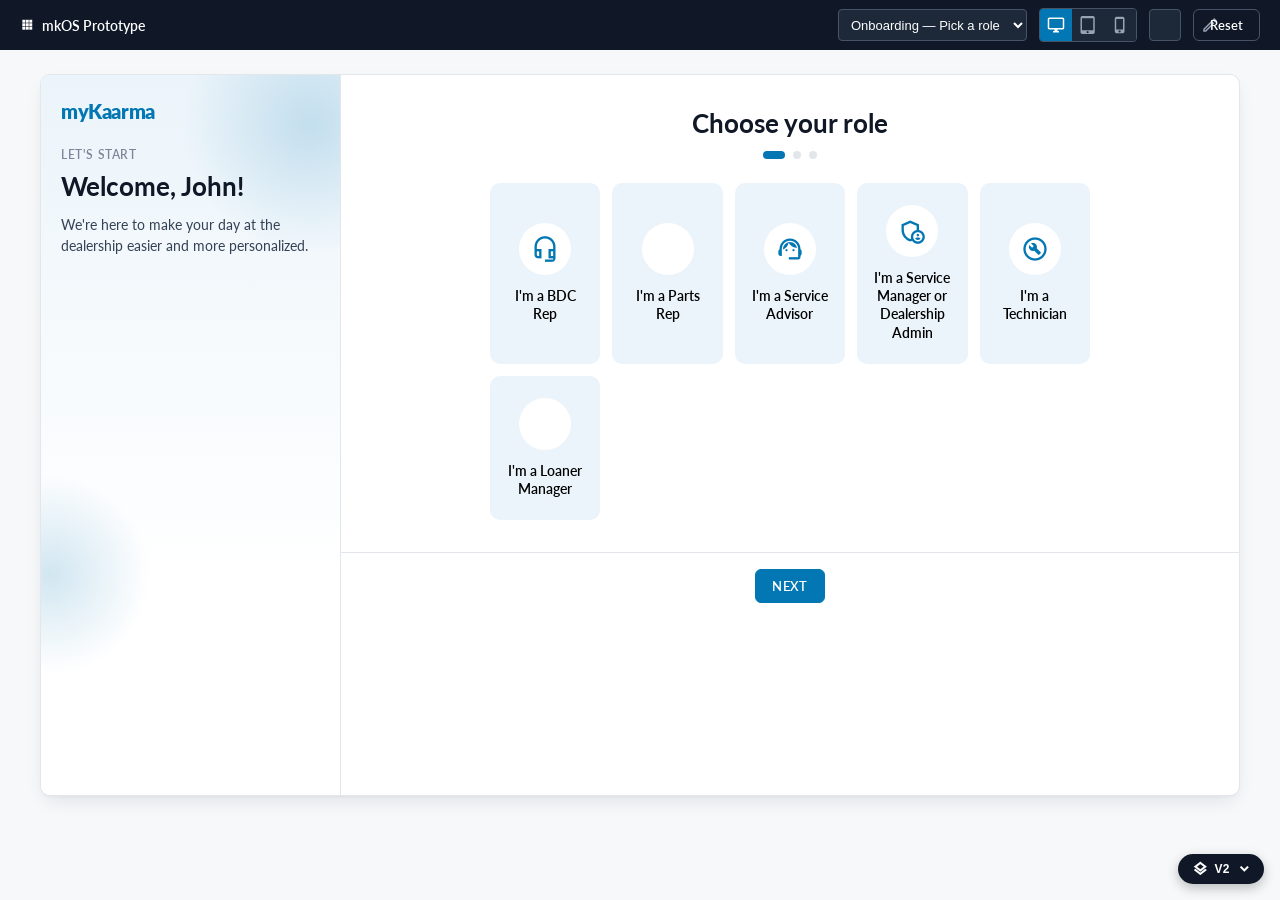
<file: index.html>
<!DOCTYPE html>
<html lang="en">
<head>
  <meta charset="UTF-8" />
  <meta name="viewport" content="width=device-width, initial-scale=1.0" />
  <title>mkOS — myKaarma</title>
  <link rel="stylesheet" href="https://fonts.googleapis.com/icon?family=Material+Icons+Outlined" />
  <link rel="stylesheet" href="https://fonts.googleapis.com/css2?family=Lato:wght@300;400;700;900&display=swap" />
  <link rel="stylesheet" href="styles.css" />
</head>
<body>
  <div id="shell" class="light">

    <!-- Prototype-only toolbar — quick navigation for reviewing the flow, not part of the product -->
    <div class="proto-toolbar">
      <div class="proto-toolbar-brand">
        <span class="material-icons">apps</span>
        mkOS Prototype
      </div>
      <div class="proto-toolbar-controls">
        <div class="proto-jump">
          <label for="proto-jump-select" class="sr-only">Jump to screen</label>
          <select id="proto-jump-select">
            <option value="onboarding-role">Onboarding — Pick a role</option>
            <option value="dashboard">Dashboard</option>
            <option value="home">Edit Home Screen</option>
            <option value="manager">Manager / IT View</option>
            <option value="settings">Settings</option>
            <option value="insights">Insights / My Performance</option>
          </select>
        </div>
        <div class="proto-device-toggle" role="group" aria-label="Preview device size">
          <button class="proto-device-btn active" data-device="desktop" title="Desktop"><span class="material-icons">desktop_windows</span></button>
          <button class="proto-device-btn" data-device="tablet" title="Tablet"><span class="material-icons">tablet_mac</span></button>
          <button class="proto-device-btn" data-device="mobile" title="Mobile"><span class="material-icons">phone_iphone</span></button>
        </div>
        <button class="proto-theme-btn" id="proto-theme-btn" title="Toggle dark mode">
          <span class="material-icons" id="proto-theme-icon">dark_mode</span>
        </button>
        <button class="mk-button tertiary-mk-button" id="proto-reset-btn">Reset</button>
      </div>
    </div>

    <div class="app-frame-wrap">
      <div class="app-frame" id="app-frame" data-device="desktop">
       <!-- Global header, shown on every post-onboarding screen. Several element ids below
            (dashboard-search-input, dashboard-tab-strip, dashboard-bell-*, dashboard-notif-*)
            intentionally keep their "dashboard-" prefix from the old per-screen topbar this
            replaces — reused as-is so app.js's existing render functions need no id changes.
            They are NOT scoped to the Dashboard screen; they're global. See
            docs/plans/2026-08-21-global-header-implementation.md, Task 1. -->
       <header class="app-header" id="app-header" hidden>
         <div class="app-header-logo">
           <span class="material-icons">apps</span>
           <span class="app-header-logo-text">myKaarma</span>
         </div>

         <div class="app-header-search dash-search">
           <span class="material-icons">search</span>
           <input type="text" id="dashboard-search-input" placeholder="Search customers, ROs, or apps…" autocomplete="off" />
           <div class="dash-search-results" id="dashboard-search-results" hidden></div>
         </div>

         <div class="app-header-tabs dash-tab-strip" id="dashboard-tab-strip"></div>

         <div class="app-header-actions">
           <button class="app-header-help-btn" id="app-header-insights-btn" title="Insights">
             <span class="material-icons">bar_chart</span>
           </button>

           <div class="notif-bell-wrap">
             <button class="notif-bell-btn" id="app-header-updates-btn" title="Updates & System Status">
               <span class="material-icons">campaign</span>
               <span class="notif-badge notif-badge--dot" id="app-header-updates-badge" hidden></span>
             </button>
             <div class="notif-panel updates-panel" id="app-header-updates-panel" hidden>
               <div class="updates-panel-section">
                 <div class="updates-panel-section-label myk-subtitle1">System Status</div>
                 <div id="app-header-system-status"></div>
               </div>
               <div class="updates-panel-section">
                 <div class="updates-panel-section-label myk-subtitle1">What's New</div>
                 <div class="notif-list" id="app-header-changelog-list"></div>
               </div>
             </div>
           </div>

           <button class="app-header-help-btn" id="app-header-help-btn" title="Help">
             <span class="material-icons">help_outline</span>
           </button>

           <button class="app-header-help-btn" id="app-header-settings-btn" title="Settings">
             <span class="material-icons">settings</span>
           </button>

           <div class="notif-bell-wrap">
             <button class="notif-bell-btn" id="dashboard-bell-btn" title="Notifications">
               <span class="material-icons">notifications</span>
               <span class="notif-badge" id="dashboard-bell-badge" hidden>0</span>
             </button>
             <div class="notif-panel" id="dashboard-notif-panel" hidden>
               <div class="notif-panel-header"><div class="myk-subtitle1">Notifications</div></div>
               <div class="notif-filter-row" id="dashboard-notif-filter"></div>
               <div class="notif-list" id="dashboard-notif-list"></div>
             </div>
           </div>

           <div class="app-header-avatar-wrap">
             <button class="app-header-avatar-btn" id="app-header-avatar-btn" title="Account">
               <span id="app-header-avatar-initials">JD</span>
               <span class="app-header-presence-dot" id="app-header-presence-dot" title="Toggle Available / Out of Office"></span>
             </button>
             <div class="app-header-avatar-menu" id="app-header-avatar-menu" hidden>
               <div class="app-header-avatar-role" id="app-header-avatar-role"></div>

               <button class="app-header-avatar-item" id="app-header-edit-profile-item">
                 <span class="material-icons">person</span> Edit profile
               </button>
               <button class="app-header-avatar-item" id="app-header-reset-password-item">
                 <span class="material-icons">lock_reset</span> Reset password
               </button>

               <div class="avatar-menu-availability">
                 <div class="avatar-menu-availability-label myk-body2">Appearance</div>
                 <div class="settings-presence-toggle" id="avatar-theme-toggle" role="group" aria-label="Appearance">
                   <button class="settings-presence-btn avatar-theme-btn" data-theme="light">
                     <span class="material-icons">light_mode</span> Light
                   </button>
                   <button class="settings-presence-btn avatar-theme-btn" data-theme="dark">
                     <span class="material-icons">dark_mode</span> Dark
                   </button>
                 </div>
               </div>

               <div class="avatar-menu-availability">
                 <div class="avatar-menu-availability-label myk-body2">Availability</div>
                 <div class="settings-presence-toggle" id="avatar-presence-toggle" role="group" aria-label="Availability status">
                   <button class="settings-presence-btn" data-presence="available">Available</button>
                   <button class="settings-presence-btn" data-presence="ooo">Out of Office</button>
                 </div>
                 <div class="avatar-ooo-schedule">
                   <input type="date" id="avatar-ooo-date" />
                   <button class="mk-button tertiary-mk-button" id="avatar-ooo-set-btn">Set</button>
                 </div>
                 <p class="myk-body2 settings-ooo-current" id="avatar-ooo-current" hidden></p>
               </div>

               <button class="app-header-avatar-item" id="app-header-signout-item">
                 <span class="material-icons">logout</span> Sign out
               </button>
             </div>
           </div>
         </div>
       </header>
       <div class="onboarding-layout">

        <!-- Persistent branded sidebar — shown only while an onboarding screen is active -->
        <aside class="onboarding-sidebar" id="onboarding-sidebar">
          <div class="sidebar-blob sidebar-blob-1"></div>
          <div class="sidebar-blob sidebar-blob-2"></div>
          <div class="sidebar-content">
            <div class="mk-logo">myKaarma</div>
            <div class="sidebar-eyebrow">Let's Start</div>
            <h2 class="sidebar-welcome">Welcome, John!</h2>
            <p class="sidebar-sub myk-body2">We're here to make your day at the dealership easier and more personalized.</p>
          </div>
        </aside>

        <div class="onboarding-stage" id="onboarding-stage">

        <!-- ===================== ONBOARDING — ROLE SELECT ===================== -->
        <section class="screen" id="screen-onboarding-role" data-screen>
          <div class="onboarding-center">
            <h1 class="onboarding-h1">Choose your role</h1>
            <div class="progress-dots" data-progress-dots>
              <span class="dot" data-step="0"></span>
              <span class="dot" data-step="1"></span>
              <span class="dot" data-step="2"></span>
            </div>

            <div class="role-grid" id="role-grid"></div>
          </div>
          <div class="onboarding-actions onboarding-actions--center">
            <button class="mk-button primary-mk-button" id="role-next-btn" disabled>Next</button>
          </div>
        </section>

        <!-- ===================== ONBOARDING — CHOOSE PATH ===================== -->
        <section class="screen" id="screen-onboarding-path" data-screen hidden>
          <div class="onboarding-center">
            <div class="onboarding-eyebrow myk-subtitle1" id="path-role-label"></div>
            <h1 class="onboarding-h1">How do you want to start?</h1>
            <div class="progress-dots" data-progress-dots>
              <span class="dot" data-step="0"></span>
              <span class="dot" data-step="1"></span>
              <span class="dot" data-step="2"></span>
            </div>
            <p class="onboarding-sub myk-body2">Pick a starting point — you can reorder, resize, and add or remove widgets anytime from your Dashboard.</p>

            <div class="path-choice-grid">
              <button class="path-card" id="path-myk-recommended-card">
                <div class="path-card-thumb" id="path-myk-recommended-thumb"></div>
                <span class="material-icons path-card-icon">auto_awesome</span>
                <div class="path-card-title">myKaarma Recommended</div>
                <div class="path-card-sub myk-body2">Pre-built by myKaarma for this role.</div>
              </button>
              <button class="path-card" id="path-dealer-recommended-card">
                <div class="path-card-thumb" id="path-dealer-recommended-thumb"></div>
                <span class="material-icons path-card-icon">store</span>
                <div class="path-card-title">Dealer Recommended</div>
                <div class="path-card-sub myk-body2">Your dealership's default for this role.</div>
              </button>
            </div>

            <button class="path-scratch-link" id="path-scratch-card">Or start from scratch</button>
          </div>
          <div class="onboarding-actions onboarding-actions--center">
            <button class="mk-button tertiary-mk-button" data-back-to="onboarding-role">‹ Back</button>
          </div>
        </section>

        <!-- ===================== ONBOARDING — SCRATCH BUILDER ===================== -->
        <section class="screen" id="screen-onboarding-scratch" data-screen hidden>
          <div class="scratch-layout">
            <h1 class="onboarding-h1">Build your home screen</h1>
            <div class="progress-dots" data-progress-dots>
              <span class="dot" data-step="0"></span>
              <span class="dot" data-step="1"></span>
              <span class="dot" data-step="2"></span>
            </div>

            <div class="ai-prompt-card">
              <div class="ai-prompt-label">
                <span class="material-icons">auto_awesome</span>
                Tell mkOS what you want to do
              </div>
              <div class="ai-prompt-row">
                <input type="text" id="ai-prompt-input" placeholder="e.g. &quot;I schedule appointments and text customers about their car&quot;" />
                <button class="mk-button primary-mk-button" id="ai-prompt-btn">Suggest apps</button>
              </div>
              <div class="ai-prompt-result" id="ai-prompt-result" hidden></div>
            </div>

            <div class="myk-subtitle1 selected-tiles-heading">Your apps</div>
            <div id="scratch-selected-tiles"></div>

            <div class="myk-subtitle1">Or browse the app marketplace</div>
            <div id="scratch-marketplace"></div>
          </div>
          <div class="onboarding-actions onboarding-actions--center">
            <button class="mk-button tertiary-mk-button" data-back-to="onboarding-path">‹ Back</button>
            <button class="mk-button primary-mk-button" id="scratch-continue-btn">Next ›</button>
          </div>
        </section>

        <!-- ===================== EDIT HOME SCREEN (always editable) ===================== -->
        <section class="screen" id="screen-home" data-screen hidden>
          <div class="home-content-header">
            <div class="home-role-sub myk-body2">Drag to reorder, remove with the ✕, or add more below.</div>
            <button class="mk-button primary-mk-button" id="home-to-dashboard-btn">
              <span class="material-icons">check</span> Done
            </button>
          </div>

          <div class="lock-notice-banner" id="lock-notice-banner" hidden>
            <span class="material-icons">lock</span>
            <span id="lock-notice-text"></span>
            <button class="mk-button tertiary-mk-button" id="lock-notice-dismiss-btn">Got it</button>
          </div>

          <div class="home-grid" id="home-grid"></div>

          <button class="mk-button functional-mk-button" id="home-add-app-toggle-btn">
            <span class="material-icons">add</span> Add App
          </button>

          <div class="home-add-catalog" id="home-add-catalog" hidden>
            <div class="tab-widget-add-header">
              <div class="myk-subtitle1">Add an App</div>
              <button class="mk-button tertiary-mk-button" id="home-add-app-close-btn">
                <span class="material-icons">close</span> Close
              </button>
            </div>
            <div id="home-marketplace"></div>
          </div>
        </section>

        <!-- ===================== DASHBOARD (the real landing screen) ===================== -->
        <section class="screen" id="screen-dashboard" data-screen hidden>
          <div class="dash-shell">
            <nav class="dash-nav-rail" id="dash-nav-rail" data-mode="expanded">
              <div class="dash-nav-rail-list" id="dash-nav-rail-list"></div>
              <div class="dash-nav-rail-footer">
                <button class="dash-nav-rail-edit-btn" id="dash-nav-rail-edit-btn" title="Edit apps">
                  <span class="material-icons">edit</span><span class="dash-nav-rail-label">Edit</span>
                </button>
                <div class="dash-nav-mode-toggle" id="dash-nav-mode-toggle" role="group" aria-label="Nav rail mode">
                  <button class="dash-nav-mode-btn" data-mode="collapsed" title="Keep collapsed"><span class="material-icons">menu_open</span></button>
                  <button class="dash-nav-mode-btn" data-mode="expanded" title="Keep expanded"><span class="material-icons">view_sidebar</span></button>
                  <button class="dash-nav-mode-btn" data-mode="hover" title="Expand on hover"><span class="material-icons">swipe</span></button>
                </div>
              </div>
            </nav>

            <div class="dash-main">
              <div class="dash-tab-content" id="dashboard-tab-content"></div>
            </div>
          </div>
        </section>

        <!-- ===================== MANAGER / IT VIEW ===================== -->
        <section class="screen" id="screen-manager" data-screen hidden>
          <div class="manager-header">
            <button class="back-link" data-back-to="settings"><span class="material-icons">arrow_back</span> Back to Settings</button>
            <div>
              <h1 class="onboarding-h1" style="text-align:left">Manage dealership views</h1>
              <p class="onboarding-sub myk-body2" style="text-align:left;margin:0">
                Set a default view per role, and decide whether users can customize it themselves.
              </p>
            </div>
          </div>

          <div class="manager-role-list" id="manager-role-list"></div>
        </section>

        <!-- ===================== MANAGER — EDIT ROLE VIEW ===================== -->
        <section class="screen" id="screen-manager-edit" data-screen hidden>
          <div class="scratch-layout">
            <button class="back-link" data-back-to="manager"><span class="material-icons">arrow_back</span> Back to Manage dealership views</button>
            <h1 class="onboarding-h1" id="manager-edit-heading">Edit view</h1>

            <div class="myk-subtitle1 selected-tiles-heading">Apps in this view</div>
            <div id="manager-edit-selected-tiles"></div>

            <div class="myk-subtitle1">Or browse the app marketplace</div>
            <div id="manager-edit-marketplace"></div>

            <div class="scratch-footer">
              <button class="mk-button primary-mk-button" id="manager-edit-save-btn">Save view</button>
            </div>
          </div>
        </section>

        <!-- ===================== SETTINGS (manager-admin only) ===================== -->
        <section class="screen" id="screen-settings" data-screen hidden>
          <div class="scratch-layout">
            <button class="back-link" data-back-to="dashboard"><span class="material-icons">arrow_back</span> Back to Dashboard</button>
            <h1 class="onboarding-h1">Settings</h1>
            <p class="onboarding-sub myk-body2" style="text-align:left;margin:0 0 16px">Product and user configuration for your dealership. Personal account settings (profile, password, availability) are under your avatar.</p>

            <div id="settings-admin-section" hidden>
              <div class="settings-section">
                <div class="myk-subtitle1">Product Configurations</div>
                <div class="settings-row">
                  <div>
                    <div class="settings-row-label">Manage Dealership Views</div>
                    <p class="myk-body2 settings-row-sub">Set default app views and lock/editable status per role.</p>
                  </div>
                  <button class="mk-button tertiary-mk-button" id="settings-manage-views-btn">Open</button>
                </div>
              </div>

              <div class="settings-section">
                <div class="myk-subtitle1">User Management</div>
                <p class="myk-body2 settings-row-sub" style="margin-bottom: var(--space-3);">Set each user's authority level.</p>
                <div class="settings-user-list" id="settings-user-list"></div>
              </div>
            </div>
          </div>
        </section>

        <!-- ===================== INSIGHTS / MY PERFORMANCE (role-swapped) ===================== -->
        <section class="screen" id="screen-insights" data-screen hidden>
          <div class="scratch-layout">
            <button class="back-link" data-back-to="dashboard"><span class="material-icons">arrow_back</span> Back to Dashboard</button>
            <h1 class="onboarding-h1" id="insights-heading">Insights</h1>
            <p class="onboarding-sub myk-body2" style="text-align:left;margin:0 0 16px" id="insights-sub"></p>
            <div class="insights-tile-grid" id="insights-tile-grid"></div>
          </div>
        </section>

        </div>
       </div>

       <!-- ===================== MORE DETAILS DRAWER ===================== -->
       <div class="details-drawer-overlay" id="details-drawer-overlay" hidden>
         <aside class="details-drawer" id="details-drawer">
           <div class="details-drawer-header">
             <div class="myk-subtitle1" id="details-drawer-title"></div>
             <button class="details-drawer-close-btn" id="details-drawer-close-btn"><span class="material-icons">close</span></button>
           </div>
           <div class="details-drawer-body" id="details-drawer-body"></div>
         </aside>
       </div>

       <!-- ===================== CREATE YOUR OWN APP (modal) ===================== -->
       <div class="create-app-overlay" id="create-app-overlay" hidden aria-modal="true" role="dialog" aria-label="Create Your Own App">
         <div class="create-app-dialog">
           <div class="create-app-header">
             <h2 class="myk-h6">Create Your Own App</h2>
           </div>
           <div class="create-app-body">
             <label class="create-app-field">
               <span class="myk-subtitle1">App name</span>
               <input type="text" id="create-app-name" placeholder="e.g. Loaner Car Tracker" />
             </label>
             <label class="create-app-field">
               <span class="myk-subtitle1">Category</span>
               <select id="create-app-category"></select>
             </label>
             <div class="create-app-field">
               <span class="myk-subtitle1">Connect a data source</span>
               <div class="create-app-endpoints" id="create-app-endpoints"></div>
             </div>
           </div>
           <div class="create-app-footer">
             <button class="mk-button tertiary-mk-button" id="create-app-cancel-btn">Cancel</button>
             <button class="mk-button primary-mk-button" id="create-app-submit-btn">Create App</button>
           </div>
         </div>
       </div>
      </div>
    </div>

  </div>

  <!-- ── version switcher (not part of the real product) ── -->
  <style>
    .vsw { position: fixed; bottom: 16px; right: 16px; z-index: 99999; font-family: 'Lato', sans-serif; }
    .vsw-btn {
      display: flex; align-items: center; gap: 6px;
      background: #101828; color: #fff; border: none; border-radius: 999px;
      padding: 7px 12px 7px 14px; font-size: 12px; font-weight: 700; letter-spacing: .02em;
      cursor: pointer; box-shadow: 0 4px 12px rgba(0,0,0,.25);
    }
    .vsw-btn .material-icons { font-size: 16px; }
    .vsw-menu {
      display: none; position: absolute; bottom: calc(100% + 6px); right: 0; width: 240px;
      background: #fff; border: 1px solid #E4E7EC; border-radius: 10px;
      box-shadow: 0 8px 24px rgba(16,24,40,.16); overflow: hidden;
    }
    .vsw.open .vsw-menu { display: block; }
    .vsw-item { display: block; padding: 10px 14px; text-decoration: none; border-bottom: 1px solid #F2F4F7; }
    .vsw-item:last-child { border-bottom: none; }
    .vsw-item:hover { background: #F7F8F9; }
    .vsw-item .vsw-label { display: block; font-size: 12.5px; font-weight: 800; color: #101828; }
    .vsw-item .vsw-desc { display: block; font-size: 11.5px; color: #667085; margin-top: 2px; }
    .vsw-item.current { background: #EBF4FA; }
    .vsw-item.current .vsw-label { color: #0377B3; }
  </style>
  <div class="vsw" id="vsw">
    <button class="vsw-btn" id="vsw-btn"><span class="material-icons">layers</span>V2 <span class="material-icons">expand_more</span></button>
    <div class="vsw-menu">
      <a class="vsw-item" href="v0/index.html"><span class="vsw-label">V0 — Current Production</span><span class="vsw-desc">Today's live horizontal nav</span></a>
      <a class="vsw-item" href="v1/index.html"><span class="vsw-label">V1 - Vertical Nav — Draft</span><span class="vsw-desc">Nav moved to a vertical rail, same header</span></a>
      <a class="vsw-item current" href="index.html"><span class="vsw-label">V2 — Current Prototype</span><span class="vsw-desc">Full mkOS shell, in active development (this page)</span></a>
    </div>
  </div>
  <script>
    (function () {
      var vsw = document.getElementById('vsw');
      document.getElementById('vsw-btn').addEventListener('click', function (e) {
        e.stopPropagation();
        vsw.classList.toggle('open');
      });
      document.addEventListener('click', function () { vsw.classList.remove('open'); });
    })();
  </script>

  <script src="app.js"></script>
</body>
</html>
</file>
<file: styles.css>
/* ============================================================
   RESET
   ============================================================ */
*,
*::before,
*::after {
  box-sizing: border-box;
  margin: 0;
  padding: 0;
}

/* Components like .mk-button set their own `display` with enough specificity to beat
   the browser's default [hidden] rule — this keeps the hidden attribute authoritative
   everywhere, so role-gated buttons (e.g. Manage Dealership Views) actually hide. */
#shell.light [hidden] { display: none !important; }

/* ============================================================
   DESIGN TOKENS — scoped to #shell.light (carried over from the
   myKaarma order-status prototype for visual consistency)
   ============================================================ */
#shell.light {
  --brand: #0377B3;
  --brand-hover: #045C87;
  --brand-light: #EBF4FA;
  --bg-page: #F7F8FA;
  --bg-surface: #FFFFFF;
  --bg-card: #FFFFFF;
  --border: #E3E6EA;
  --border-strong: #D3D9DF;
  --text-primary: #101828;
  --text-secondary: #344054;
  --text-muted: #7C8698;
  --row-hover: #F0F6FB;
  --chip-active-bg: #D3E4F1;
  --chip-bg: #F2F4F7;
  --rail-active-bg: #EBF4FA;
  --focus-ring: rgba(3, 119, 179, .35);
  /* Restrained, mostly-hairline elevation — borders carry most of the
     separation, shadows only add a soft lift on floating/overlay surfaces. */
  --shadow-sm: 0 1px 2px rgba(16, 24, 40, .04);
  --shadow-md: 0 2px 6px -2px rgba(16, 24, 40, .08), 0 1px 2px rgba(16, 24, 40, .04);
  --shadow-lg: 0 8px 20px -6px rgba(16, 24, 40, .12), 0 2px 4px -2px rgba(16, 24, 40, .05);
  --radius-sm: 4px;
  --radius-md: 6px;
  --radius-lg: 8px;
  --radius-xl: 10px;
  --space-1: 4px;
  --space-2: 8px;
  --space-3: 12px;
  --space-4: 16px;
  --space-5: 20px;
  --space-6: 24px;
  --space-8: 32px;
  font-family: 'Lato', -apple-system, BlinkMacSystemFont, 'Segoe UI', sans-serif;
  color: var(--text-primary);
  background: var(--bg-page);
  min-height: 100vh;
  transition: background-color .15s ease, color .15s ease;
}

/* All 58 icon usages in index.html/app.js keep the .material-icons class —
   this just repoints which font-face that class renders with, so every
   icon in the app becomes outlined without touching any markup. */
/* text-transform: none is required here, not cosmetic — these fonts render
   icons via ligature substitution on the literal lowercase name ("check"),
   and an ancestor's `text-transform: uppercase` (e.g. .mk-button) rewrites
   that text to "CHECK" before the ligature matches, so the browser falls
   back to printing the literal word instead of the glyph. */
.material-icons { font-family: 'Material Icons Outlined'; text-transform: none; }
@media (prefers-reduced-motion: reduce) {
  #shell.light { transition: none; }
}

/* ------------------------------------------------------------
   DARK THEME — same token names, redefined. Every component rule
   below reads colors through these custom properties, so this
   block (plus the handful of hardcoded-color patches marked
   "dark theme patch") is the entire dark-mode implementation.
   Toggled via #shell's data-theme attribute (app.js: setTheme()),
   persisted to localStorage like the nav rail mode.
   ------------------------------------------------------------ */
#shell.light[data-theme="dark"] {
  --brand: #3E9FE0;
  --brand-hover: #5AB0E8;
  --brand-light: #16324A;
  --bg-page: #10161B;
  --bg-surface: #161D23;
  --bg-card: #161D23;
  --border: #262E35;
  --border-strong: #333D45;
  --text-primary: #E7EBEF;
  --text-secondary: #AAB4BD;
  --text-muted: #6E7885;
  --row-hover: #182731;
  --chip-active-bg: #1B3A4E;
  --chip-bg: #1C242B;
  --rail-active-bg: #16324A;
  --focus-ring: rgba(62, 159, 224, .4);
  --shadow-sm: 0 1px 2px rgba(0, 0, 0, .35);
  --shadow-md: 0 4px 10px -4px rgba(0, 0, 0, .5), 0 1px 2px rgba(0, 0, 0, .3);
  --shadow-lg: 0 10px 24px -8px rgba(0, 0, 0, .55), 0 2px 4px -2px rgba(0, 0, 0, .3);
}

/* ============================================================
   TYPOGRAPHY
   ============================================================ */
#shell.light .myk-h6 { font-size: 16px; font-weight: 600; line-height: 1.4; }
#shell.light .myk-subtitle1 { font-size: 14px; font-weight: 600; line-height: 1.4; }
#shell.light .myk-body2 { font-size: 14px; font-weight: 400; line-height: 1.5; color: var(--text-secondary); }

.sr-only {
  position: absolute;
  width: 1px; height: 1px;
  padding: 0; margin: -1px;
  overflow: hidden;
  clip: rect(0, 0, 0, 0);
  white-space: nowrap;
  border: 0;
}

/* ============================================================
   BUTTONS (myKaarma component library — carried over as-is)
   ============================================================ */
#shell.light .mk-button {
  box-sizing: border-box !important;
  font-size: 0.8125rem !important;
  font-weight: 600 !important;
  height: 2.125rem !important;
  padding: 0 var(--space-4) !important;
  cursor: pointer !important;
  border: none !important;
  outline: none !important;
  width: max-content !important;
  border-radius: var(--radius-md) !important;
  letter-spacing: 0.4px;
  display: flex;
  align-items: center;
  gap: var(--space-2);
  text-transform: uppercase;
  font-family: inherit;
  user-select: none;
  white-space: nowrap;
  transition: background-color .15s ease, border-color .15s ease, color .15s ease, box-shadow .15s ease, transform .1s ease;
}
#shell.light .mk-button:active { transform: translateY(1px); }
#shell.light .mk-button:focus-visible { box-shadow: 0 0 0 3px var(--focus-ring); }

/* Consistent keyboard-focus ring across the other clickable card/row
   types that aren't .mk-button — role/path/market cards, nav rail
   items, tabs, and table rows all take real actions on click. */
#shell.light .role-card:focus-visible,
#shell.light .path-card:focus-visible,
#shell.light .market-card--create:focus-visible,
#shell.light .dash-nav-rail-item:focus-visible,
#shell.light .dash-tab:focus-visible,
#shell.light .app-table tr.clickable:focus-visible {
  outline: none;
  box-shadow: 0 0 0 3px var(--focus-ring);
}

#shell.light .mk-button .material-icons {
  font-size: 1.1rem;
  flex-shrink: 0;
}

#shell.light .primary-mk-button {
  background-color: var(--brand) !important;
  border: 1px solid var(--brand) !important;
  color: #fff !important;
}

#shell.light .primary-mk-button:hover {
  background-color: var(--brand-hover) !important;
  border: 1px solid var(--brand-hover) !important;
  color: #fff !important;
  box-shadow: var(--shadow-sm);
}

#shell.light .tertiary-mk-button {
  background-color: var(--bg-card) !important;
  border: 1px solid var(--brand) !important;
  color: var(--text-primary) !important;
}

#shell.light .tertiary-mk-button:hover {
  background-color: var(--row-hover) !important;
}

#shell.light .functional-mk-button {
  background-color: var(--bg-card) !important;
  border: 1px solid var(--border-strong) !important;
  color: var(--text-primary) !important;
}

#shell.light .functional-mk-button:hover {
  background-color: var(--row-hover) !important;
}

/* ============================================================
   PROTOTYPE TOOLBAR — demo-only chrome, not part of the product
   ============================================================ */
#shell.light .proto-toolbar {
  position: sticky;
  top: 0;
  z-index: 50;
  display: flex;
  align-items: center;
  justify-content: space-between;
  padding: var(--space-2) var(--space-5);
  background: #101828;
  color: #fff;
}

#shell.light .proto-toolbar-brand {
  display: flex;
  align-items: center;
  gap: var(--space-2);
  font-weight: 600;
  font-size: 14px;
}

#shell.light .proto-toolbar-controls {
  display: flex;
  align-items: center;
  gap: var(--space-3);
}

#shell.light .proto-jump select {
  height: 32px;
  border-radius: var(--radius-sm);
  border: 1px solid #475467;
  background: #1D2939;
  color: #fff;
  padding: 0 var(--space-2);
  font-size: 13px;
}

#shell.light .proto-device-toggle {
  display: flex;
  border: 1px solid #475467;
  border-radius: var(--radius-sm);
  overflow: hidden;
}

#shell.light .proto-device-btn {
  display: flex;
  align-items: center;
  justify-content: center;
  width: 32px;
  height: 32px;
  border: none;
  background: #1D2939;
  color: #98A2B3;
  cursor: pointer;
}

#shell.light .proto-device-btn:hover { color: #fff; }
#shell.light .proto-device-btn.active { background: var(--brand); color: #fff; }
#shell.light .proto-device-btn .material-icons { font-size: 18px; }

#shell.light .proto-theme-btn {
  display: flex;
  align-items: center;
  justify-content: center;
  width: 32px;
  height: 32px;
  border: 1px solid #475467;
  border-radius: var(--radius-sm);
  background: #1D2939;
  color: #98A2B3;
  cursor: pointer;
}
#shell.light .proto-theme-btn:hover { color: #fff; }
#shell.light .proto-theme-btn .material-icons { font-size: 18px; }

#shell.light .proto-toolbar .tertiary-mk-button {
  background: transparent !important;
  border: 1px solid #475467 !important;
  color: #fff !important;
  height: 32px !important;
  text-transform: none;
  letter-spacing: normal;
}

/* ============================================================
   APP FRAME — the simulated device viewport
   ============================================================ */
#shell.light .app-frame-wrap {
  display: flex;
  justify-content: center;
  padding: var(--space-6) var(--space-4);
}

#shell.light .app-frame {
  position: relative;
  width: 100%;
  max-width: 1200px;
  background: var(--bg-surface);
  border-radius: var(--radius-xl);
  box-shadow: var(--shadow-lg);
  border: 1px solid var(--border);
  min-height: 720px;
  overflow: hidden;
  transition: max-width .2s ease;
  /* Layout-level container query context — lets the sidebar collapse based on
     the simulated device-frame's actual width, not the browser viewport. */
  container-type: inline-size;
  container-name: appframe;
}

#shell.light .app-frame[data-device="tablet"] { max-width: 768px; }
#shell.light .app-frame[data-device="mobile"] { max-width: 390px; }

.screen[hidden] { display: none !important; }

/* ============================================================
   ONBOARDING — SPLIT LAYOUT (branded sidebar + stage)
   ============================================================ */
#shell.light .onboarding-layout {
  display: flex;
  min-height: 720px;
}

#shell.light .onboarding-sidebar {
  position: relative;
  width: 300px;
  flex-shrink: 0;
  display: flex;
  flex-direction: column;
  justify-content: space-between;
  padding: var(--space-6) var(--space-5);
  overflow: hidden;
  background: linear-gradient(180deg, var(--brand-light) 0%, var(--bg-surface) 70%);
  border-right: 1px solid var(--border);
}

#shell.light .onboarding-sidebar[hidden] { display: none; }

#shell.light .sidebar-blob {
  position: absolute;
  border-radius: 50%;
  background: radial-gradient(circle, rgba(3, 119, 179, .18), rgba(3, 119, 179, 0) 70%);
  pointer-events: none;
}

#shell.light .sidebar-blob-1 { width: 260px; height: 260px; top: -80px; right: -100px; }
#shell.light .sidebar-blob-2 { width: 200px; height: 200px; bottom: 120px; left: -90px; }

#shell.light .sidebar-content { position: relative; z-index: 1; }

#shell.light .mk-logo {
  font-size: 20px;
  font-weight: 800;
  letter-spacing: -0.4px;
  color: var(--brand);
  margin-bottom: var(--space-6);
}

#shell.light .sidebar-eyebrow {
  font-size: 12px;
  font-weight: 600;
  text-transform: uppercase;
  letter-spacing: 0.6px;
  color: var(--text-muted);
}

#shell.light .sidebar-welcome {
  font-size: 26px;
  font-weight: 700;
  margin: var(--space-2) 0 var(--space-3);
}

#shell.light .sidebar-sub { margin: 0; }

/* Container query context — role grid responds to this stage's actual
   rendered width (device-frame size), not the browser viewport. */
#shell.light .onboarding-stage {
  flex: 1;
  min-width: 0;
  display: flex;
  flex-direction: column;
  container-type: inline-size;
  container-name: frame;
}

/* Tablet/mobile device-frame widths: the sidebar collapses from a left column
   into a compact top banner so the stage keeps full width to work with. */
@container appframe (max-width: 820px) {
  #shell.light .onboarding-layout { flex-direction: column; min-height: 0; }
  #shell.light .onboarding-sidebar {
    width: 100%;
    flex-direction: row;
    align-items: center;
    justify-content: space-between;
    gap: var(--space-4);
    padding: var(--space-4) var(--space-5);
    border-right: none;
    border-bottom: 1px solid var(--border);
  }
  #shell.light .sidebar-blob { display: none; }
  #shell.light .sidebar-content { display: flex; align-items: center; gap: var(--space-3); }
  #shell.light .mk-logo { margin-bottom: 0; }
  #shell.light .sidebar-eyebrow { display: none; }
  #shell.light .sidebar-welcome { font-size: 16px; margin: 0; }
  #shell.light .sidebar-sub { display: none; }
}

/* ============================================================
   ONBOARDING — SHARED
   ============================================================ */
#shell.light .onboarding-center {
  max-width: 640px;
  margin: 0 auto;
  padding: var(--space-6) var(--space-5);
  text-align: center;
}

#shell.light .onboarding-eyebrow {
  color: var(--brand);
  text-transform: uppercase;
  letter-spacing: 0.6px;
  font-size: 12px;
}

/* Bottom action bar shared by onboarding screens. */
#shell.light .onboarding-actions {
  margin-top: auto;
  display: flex;
  gap: var(--space-3);
  padding: var(--space-4) var(--space-6);
  border-top: 1px solid var(--border);
}

#shell.light .onboarding-actions--center { justify-content: center; }

#shell.light .onboarding-h1 {
  font-size: 26px;
  font-weight: 700;
  margin: var(--space-2) 0 var(--space-3);
  text-align: center;
}

#shell.light .onboarding-sub {
  margin-bottom: var(--space-6);
}

#shell.light .back-link {
  display: inline-flex;
  align-items: center;
  gap: var(--space-1);
  background: none;
  border: none;
  color: var(--text-secondary);
  cursor: pointer;
  font-size: 13px;
  margin-bottom: var(--space-4);
}

#shell.light .back-link:hover { color: var(--brand); }
#shell.light .back-link .material-icons { font-size: 16px; }

/* Step progress indicator */
#shell.light .progress-dots {
  display: flex;
  justify-content: center;
  gap: var(--space-2);
  margin-bottom: var(--space-6);
}

#shell.light .progress-dots .dot {
  width: 8px;
  height: 8px;
  border-radius: 50%;
  background: var(--border);
  transition: background .15s, width .15s;
}

#shell.light .progress-dots .dot.active {
  width: 22px;
  border-radius: 4px;
  background: var(--brand);
}

/* ============================================================
   ONBOARDING — ROLE SELECT
   ============================================================ */
#shell.light .role-grid {
  display: grid;
  grid-template-columns: repeat(5, 1fr);
  gap: var(--space-3);
  margin-bottom: var(--space-2);
}

@container frame (max-width: 820px) {
  #shell.light .role-grid { grid-template-columns: repeat(3, 1fr); }
}

@container frame (max-width: 420px) {
  #shell.light .role-grid { grid-template-columns: repeat(2, 1fr); }
}

#shell.light .role-card {
  display: flex;
  flex-direction: column;
  align-items: center;
  justify-content: center;
  gap: var(--space-3);
  width: 100%;
  padding: var(--space-5) var(--space-3);
  border: 2px solid transparent;
  border-radius: var(--radius-xl);
  background: var(--brand-light);
  cursor: pointer;
  font-family: inherit;
  text-align: center;
  transition: border-color .15s, box-shadow .15s, transform .1s, background .15s;
}

#shell.light .role-card:hover {
  box-shadow: var(--shadow-md);
  transform: translateY(-2px);
}

#shell.light .role-card.selected {
  border-color: var(--brand);
  background: var(--bg-card);
  box-shadow: var(--shadow-md);
}

#shell.light .role-card .material-icons {
  font-size: 28px;
  width: 52px;
  height: 52px;
  display: flex;
  align-items: center;
  justify-content: center;
  border-radius: 50%;
  background: var(--bg-card);
  color: var(--brand);
}

#shell.light .role-card.selected .material-icons {
  background: var(--brand);
  color: #fff;
}

#shell.light .role-card-name { font-weight: 600; font-size: 14px; line-height: 1.3; }

/* ============================================================
   ONBOARDING — PATH CHOICE
   ============================================================ */
#shell.light .path-choice-grid {
  display: grid;
  grid-template-columns: 1fr 1fr;
  gap: var(--space-4);
  text-align: left;
}

#shell.light .path-card {
  display: flex;
  flex-direction: column;
  align-items: flex-start;
  gap: var(--space-2);
  padding: var(--space-5);
  border: 1px solid var(--border);
  border-radius: var(--radius-lg);
  background: var(--bg-surface);
  cursor: pointer;
  transition: border-color .15s, box-shadow .15s;
}

#shell.light .path-card:hover {
  border-color: var(--brand);
  box-shadow: var(--shadow-md);
}

#shell.light .path-card-icon { font-size: 26px; color: var(--brand); }
#shell.light .path-card-title { font-weight: 600; font-size: 15px; }
#shell.light .path-card-sub { margin: 0; }

/* Schematic layout preview — a mini grid of icon "blocks" standing in for a real
   layout mockup, per Animesh's feedback (closer-to-real-thing is a future pass). */
#shell.light .path-card-thumb {
  display: grid;
  grid-template-columns: repeat(3, 1fr);
  gap: 4px;
  width: 100%;
  aspect-ratio: 16 / 9;
  padding: var(--space-2);
  background: var(--chip-bg);
  border-radius: var(--radius-md);
}

#shell.light .path-thumb-block {
  display: flex;
  align-items: center;
  justify-content: center;
  background: var(--bg-surface);
  border: 1px solid var(--brand-light);
  border-radius: 4px;
  color: var(--brand);
  font-size: 16px;
}

#shell.light .path-scratch-link {
  display: block;
  margin: var(--space-4) auto 0;
  background: none;
  border: none;
  color: var(--text-muted);
  font-size: 13px;
  text-decoration: underline;
  cursor: pointer;
}

#shell.light .path-scratch-link:hover { color: var(--text-secondary); }

@container frame (max-width: 640px) {
  #shell.light .path-choice-grid { grid-template-columns: 1fr; }
}

/* ============================================================
   ONBOARDING — SCRATCH BUILDER / SHARED CATALOG LAYOUT
   (also used by the Manager "edit role view" screen)
   ============================================================ */
#shell.light .scratch-layout {
  max-width: 880px;
  margin: 0 auto;
  padding: var(--space-6) var(--space-5) var(--space-8);
}

#shell.light .ai-prompt-card {
  border: 1px solid var(--brand-light);
  background: var(--brand-light);
  border-radius: var(--radius-lg);
  padding: var(--space-4);
  margin-bottom: var(--space-6);
}

#shell.light .ai-prompt-label {
  display: flex;
  align-items: center;
  gap: var(--space-2);
  font-weight: 600;
  font-size: 14px;
  color: var(--brand);
  margin-bottom: var(--space-3);
}

#shell.light .ai-prompt-row {
  display: flex;
  gap: var(--space-2);
}

#shell.light .ai-prompt-row input {
  flex: 1;
  height: 40px;
  border: 1px solid var(--border);
  border-radius: var(--radius-md);
  padding: 0 var(--space-3);
  background: var(--bg-surface);
  color: var(--text-primary);
  font-size: 14px;
  font-family: inherit;
  transition: border-color .15s ease, box-shadow .15s ease;
}
#shell.light .ai-prompt-row input::placeholder { color: var(--text-muted); }
#shell.light .ai-prompt-row input:focus {
  outline: none;
  border-color: var(--brand);
  box-shadow: 0 0 0 3px var(--focus-ring);
}

#shell.light .ai-prompt-result {
  margin-top: var(--space-4);
  padding-top: var(--space-4);
  border-top: 1px solid #D3E4F1;
  font-size: 13px;
  color: var(--text-secondary);
}

#shell.light .ai-prompt-result strong { color: var(--text-primary); }

#shell.light .selected-tiles-heading { margin-bottom: var(--space-3); }

#shell.light .selected-tiles-empty {
  color: var(--text-muted);
  margin-bottom: var(--space-5);
}

#shell.light .app-tile-row {
  display: flex;
  flex-wrap: wrap;
  gap: var(--space-3);
  margin-bottom: var(--space-5);
}

#shell.light .app-tile-row .app-tile {
  width: 150px;
  flex-shrink: 0;
}

#shell.light .scratch-footer {
  display: flex;
  justify-content: flex-end;
}

/* ============================================================
   APP MARKETPLACE
   ============================================================ */
#shell.light .market-toolbar {
  display: flex;
  flex-wrap: wrap;
  gap: var(--space-2);
  margin-bottom: var(--space-3);
}

#shell.light .market-search {
  display: flex;
  align-items: center;
  gap: var(--space-2);
  flex: 1;
  min-width: 200px;
  padding: 0 var(--space-3);
  border: 1px solid var(--border);
  border-radius: var(--radius-md);
  background: var(--bg-surface);
}

#shell.light .market-search .material-icons { color: var(--text-muted); font-size: 18px; }

#shell.light .market-search-input {
  flex: 1;
  height: 36px;
  border: none;
  outline: none;
  background: transparent;
  color: var(--text-primary);
  font-size: 14px;
  font-family: inherit;
}
#shell.light .market-search-input::placeholder { color: var(--text-muted); }

#shell.light .market-filter-select {
  height: 36px;
  padding: 0 var(--space-2);
  border: 1px solid var(--border);
  border-radius: var(--radius-md);
  background: var(--bg-surface);
  font-size: 13px;
  color: var(--text-secondary);
}

#shell.light .market-count {
  margin-bottom: var(--space-3);
}

#shell.light .market-grid {
  display: grid;
  grid-template-columns: repeat(auto-fill, minmax(240px, 1fr));
  gap: var(--space-4);
  margin-bottom: var(--space-6);
}

#shell.light .market-card {
  position: relative;
  display: flex;
  flex-direction: column;
  padding: var(--space-4);
  border: 1px solid var(--border);
  border-radius: var(--radius-lg);
  background: var(--bg-surface);
  text-align: left;
  transition: border-color .15s ease, box-shadow .15s ease, transform .1s ease;
}
#shell.light .market-card:hover:not(.market-card--create) {
  border-color: var(--border-strong);
  box-shadow: var(--shadow-md);
  transform: translateY(-1px);
}

#shell.light .market-card--create {
  align-items: center;
  justify-content: center;
  text-align: center;
  gap: var(--space-2);
  border-style: dashed;
  cursor: pointer;
  color: var(--text-secondary);
  font-family: inherit;
}

#shell.light .market-card--create .material-icons { font-size: 30px; color: var(--brand); }
#shell.light .market-card--create:hover { border-color: var(--brand); background: var(--brand-light); }

#shell.light .market-badge {
  position: absolute;
  top: var(--space-3);
  right: var(--space-3);
  font-size: 10px;
  font-weight: 700;
  text-transform: uppercase;
  letter-spacing: 0.4px;
  padding: 3px 8px;
  border-radius: 10px;
}

#shell.light .market-badge--bestseller { background: #E3F5EC; color: #027A48; }
#shell.light .market-badge--spotlight { background: #F1EBFB; color: #6941C6; }
#shell.light[data-theme="dark"] .market-badge--bestseller { background: #103726; color: #4ADE9A; }
#shell.light[data-theme="dark"] .market-badge--spotlight { background: #2C1F42; color: #C9A8F2; }

#shell.light .market-card-icon {
  display: flex; align-items: center; justify-content: center;
  width: 40px; height: 40px;
  border-radius: var(--radius-md);
  background: var(--brand-light);
  color: var(--brand);
  font-size: 20px;
  margin-bottom: var(--space-3);
}

#shell.light .market-card-name { font-weight: 700; font-size: 15px; margin-bottom: 2px; }
#shell.light .market-card-by { font-size: 12px; color: var(--text-muted); margin-bottom: var(--space-2); }
#shell.light .market-card-desc { font-size: 13px; color: var(--text-secondary); flex: 1; margin-bottom: var(--space-3); }

#shell.light .market-card-footer {
  display: flex;
  align-items: center;
  justify-content: space-between;
  gap: var(--space-2);
}

#shell.light .market-card-cat {
  font-size: 11px;
  padding: 2px 8px;
  border-radius: 10px;
  background: var(--chip-bg);
  color: var(--text-secondary);
}

#shell.light .market-action-btn { flex-shrink: 0; }

/* ============================================================
   HOME SCREEN
   ============================================================ */
#shell.light #screen-home,
#shell.light #screen-dashboard {
  display: flex;
  flex-direction: column;
  min-height: 100%;
}

#shell.light .home-role-sub { margin: 0; }

#shell.light .lock-notice-banner {
  display: flex;
  align-items: center;
  gap: var(--space-3);
  margin: var(--space-4) var(--space-5) 0;
  padding: var(--space-3) var(--space-4);
  border: 1px solid #FEC84B;
  border-radius: var(--radius-md);
  background: #FFFAEB;
  color: #B54708;
  font-size: 13px;
}

#shell.light .lock-notice-banner .material-icons { font-size: 18px; }
#shell.light .lock-notice-banner span:not(.material-icons) { flex: 1; }

#shell.light .home-grid {
  display: grid;
  grid-template-columns: repeat(auto-fill, minmax(180px, 1fr));
  gap: var(--space-4);
  padding: var(--space-5);
}

#shell.light .app-tile {
  position: relative;
  display: flex;
  flex-direction: column;
  align-items: flex-start;
  gap: var(--space-3);
  padding: var(--space-4);
  border: 1px solid var(--border);
  border-radius: var(--radius-lg);
  background: var(--bg-surface);
  box-shadow: var(--shadow-sm);
  cursor: pointer;
  transition: box-shadow .15s, transform .1s;
}

#shell.light .app-tile:hover {
  box-shadow: var(--shadow-md);
  transform: translateY(-1px);
}

#shell.light .app-tile-icon {
  display: flex; align-items: center; justify-content: center;
  width: 44px; height: 44px;
  border-radius: var(--radius-md);
  background: var(--brand-light);
  color: var(--brand);
  font-size: 22px;
}

#shell.light .app-tile-name { font-weight: 600; font-size: 14px; }
#shell.light .app-tile-cat { font-size: 12px; color: var(--text-muted); margin-top: -6px; }

#shell.light .app-tile-remove {
  position: absolute;
  top: 8px; right: 8px;
  width: 22px; height: 22px;
  border-radius: 50%;
  border: none;
  background: #FEF3F2;
  color: #B42318;
  display: flex; align-items: center; justify-content: center;
  cursor: pointer;
}

#shell.light .app-tile-remove .material-icons { font-size: 14px; }

/* Drag-to-reorder — Edit Home Screen tiles only (renderHome's own markup;
   the shared selectedTilesHTML() tiles used elsewhere don't have a handle
   or drag wiring, so nothing implies they're reorderable there). Sits in
   normal flex flow as the tile's first child, not absolutely positioned —
   .app-tile-remove already owns the top-right corner, and the app icon
   directly below would collide with a top-left-pinned handle. */
#shell.light .app-tile-drag-handle {
  align-self: flex-start;
  color: var(--text-muted);
  font-size: 18px;
  cursor: grab;
}
#shell.light .app-tile.dragging { opacity: .4; }
#shell.light .app-tile.drag-over {
  border-color: var(--brand);
  box-shadow: 0 0 0 2px var(--brand-light);
}

/* Sits directly in the screen's flow (not inside .home-grid's own padded
   box), so without this it's flush with the screen edge instead of lining
   up with the grid/header content 20px in from it. */
#shell.light #home-add-app-toggle-btn {
  margin: 0 var(--space-5) var(--space-4);
}

#shell.light .home-add-catalog {
  padding: var(--space-5) var(--space-5) var(--space-6);
  border-top: 1px solid var(--border);
  margin-top: var(--space-2);
}

#shell.light .home-add-catalog .myk-subtitle1 {
  margin-bottom: var(--space-3);
}

#shell.light .tab-widget-add-header {
  display: flex;
  align-items: center;
  justify-content: space-between;
}

#shell.light .tab-widget-add-header .myk-subtitle1 { margin-bottom: 0; }

/* ============================================================
   DASHBOARD — placeholder (real widget design TBD)
   ============================================================ */
#shell.light .dashboard-placeholder {
  flex: 1;
  display: flex;
  flex-direction: column;
  align-items: center;
  justify-content: center;
  text-align: center;
  gap: var(--space-2);
  padding: var(--space-8);
  color: var(--text-muted);
}

#shell.light .dashboard-placeholder .material-icons {
  font-size: 40px;
  color: var(--text-muted);
}

#shell.light .dashboard-placeholder-title {
  font-size: 18px;
  font-weight: 700;
  color: var(--text-secondary);
}

/* ============================================================
   MANAGER / IT VIEW
   ============================================================ */
#shell.light .manager-header {
  padding: var(--space-6) var(--space-5) var(--space-4);
  border-bottom: 1px solid var(--border);
}

#shell.light .manager-role-list {
  padding: var(--space-5);
  display: flex;
  flex-direction: column;
  gap: var(--space-3);
}

#shell.light .manager-role-row {
  display: flex;
  align-items: center;
  gap: var(--space-4);
  padding: var(--space-4);
  border: 1px solid var(--border);
  border-radius: var(--radius-lg);
  background: var(--bg-surface);
}

#shell.light .manager-role-row-icon {
  display: flex; align-items: center; justify-content: center;
  width: 40px; height: 40px;
  border-radius: 50%;
  background: var(--brand-light);
  color: var(--brand);
  flex-shrink: 0;
}

#shell.light .manager-role-row-body { flex: 1; min-width: 0; }
#shell.light .manager-role-row-name { font-weight: 600; font-size: 14px; }
#shell.light .manager-role-row-sub { font-size: 12px; color: var(--text-muted); margin-top: 2px; }

#shell.light .manager-role-row-actions {
  display: flex;
  align-items: center;
  gap: var(--space-4);
  flex-shrink: 0;
}

#shell.light .manager-mode-toggle {
  display: flex;
  border: 1px solid var(--border);
  border-radius: var(--radius-md);
  overflow: hidden;
  font-size: 12px;
}

#shell.light .manager-mode-btn {
  padding: 6px 10px;
  border: none;
  background: var(--bg-surface);
  color: var(--text-secondary);
  cursor: pointer;
  display: flex;
  align-items: center;
  gap: 4px;
}

#shell.light .manager-mode-btn.active {
  background: var(--brand);
  color: #fff;
  font-weight: 600;
}

#shell.light .manager-mode-btn .material-icons { font-size: 14px; }

@container frame (max-width: 640px) {
  #shell.light .manager-role-row {
    flex-direction: column;
    align-items: flex-start;
  }
  #shell.light .manager-role-row-actions {
    width: 100%;
    justify-content: space-between;
  }
}

/* ============================================================
   CREATE YOUR OWN APP (modal)
   ============================================================ */
#shell.light .create-app-overlay {
  position: absolute;
  inset: 0;
  z-index: 100;
  display: flex;
  align-items: center;
  justify-content: center;
  background: rgba(16, 24, 40, .45);
}

#shell.light .create-app-overlay[hidden] { display: none; }

#shell.light .create-app-dialog {
  width: min(440px, 90%);
  max-height: 85%;
  overflow-y: auto;
  background: var(--bg-surface);
  border-radius: var(--radius-xl);
  box-shadow: var(--shadow-lg);
}

#shell.light .create-app-header {
  padding: var(--space-5) var(--space-5) var(--space-3);
  border-bottom: 1px solid var(--border);
}

#shell.light .create-app-body {
  padding: var(--space-5);
  display: flex;
  flex-direction: column;
  gap: var(--space-4);
}

#shell.light .create-app-field {
  display: flex;
  flex-direction: column;
  gap: var(--space-2);
}

#shell.light .create-app-field input,
#shell.light .create-app-field select {
  height: 40px;
  border: 1px solid var(--border);
  border-radius: var(--radius-md);
  padding: 0 var(--space-3);
  background: var(--bg-surface);
  color: var(--text-primary);
  font-size: 14px;
  font-family: inherit;
  transition: border-color .15s ease, box-shadow .15s ease;
}
#shell.light .create-app-field input::placeholder { color: var(--text-muted); }
#shell.light .create-app-field input:focus,
#shell.light .create-app-field select:focus {
  outline: none;
  border-color: var(--brand);
  box-shadow: 0 0 0 3px var(--focus-ring);
}

#shell.light .create-app-endpoints {
  display: flex;
  flex-direction: column;
  gap: var(--space-2);
}

#shell.light .create-app-endpoint {
  display: flex;
  align-items: center;
  gap: var(--space-2);
  font-size: 14px;
  color: var(--text-secondary);
  cursor: pointer;
}

#shell.light .create-app-footer {
  display: flex;
  justify-content: flex-end;
  gap: var(--space-3);
  padding: var(--space-4) var(--space-5);
  border-top: 1px solid var(--border);
}

/* ============================================================
   TOAST
   ============================================================ */
.toast {
  position: fixed;
  left: 50%;
  bottom: 32px;
  transform: translate(-50%, 16px);
  background: #101828;
  color: #fff;
  padding: var(--space-3) var(--space-5);
  border-radius: var(--radius-md);
  font-size: 14px;
  box-shadow: var(--shadow-lg);
  opacity: 0;
  pointer-events: none;
  transition: opacity .2s, transform .2s;
  z-index: 200;
}

.toast.visible {
  opacity: 1;
  transform: translate(-50%, 0);
}

/* ============================================================
   DASHBOARD — global search
   ============================================================ */
#shell.light .dash-search {
  position: relative;
  flex: 1;
}

#shell.light .dash-search > .material-icons {
  position: absolute;
  left: var(--space-2);
  top: 50%;
  transform: translateY(-50%);
  color: var(--text-muted);
  font-size: 14px;
}

#shell.light .dash-search input {
  width: 100%;
  height: 28px;
  border: 1px solid transparent;
  background: var(--chip-bg);
  border-radius: var(--radius-md);
  padding: 0 var(--space-2) 0 28px;
  font-size: 12px;
  font-family: inherit;
  color: var(--text-primary);
  transition: background-color .15s ease, border-color .15s ease, box-shadow .15s ease;
}
#shell.light .dash-search input::placeholder { color: var(--text-muted); }
#shell.light .dash-search input:focus {
  outline: none;
  background: var(--bg-surface);
  border-color: var(--brand);
  box-shadow: 0 0 0 3px var(--focus-ring);
}

#shell.light .dash-search-results {
  position: absolute;
  top: calc(100% + 4px);
  left: 0;
  right: 0;
  max-height: 360px;
  overflow-y: auto;
  background: var(--bg-surface);
  border: 1px solid var(--border);
  border-radius: var(--radius-md);
  box-shadow: var(--shadow-lg);
  z-index: 60;
  padding: var(--space-2);
}

#shell.light .dash-search-group-label {
  font-size: 11px;
  font-weight: 700;
  text-transform: uppercase;
  color: var(--text-muted);
  padding: var(--space-2) var(--space-2) 4px;
}

#shell.light .dash-search-result {
  display: flex;
  align-items: center;
  gap: var(--space-2);
  width: 100%;
  padding: var(--space-2);
  border: none;
  background: none;
  border-radius: var(--radius-sm);
  text-align: left;
  font-size: 14px;
  cursor: pointer;
  font-family: inherit;
}

#shell.light .dash-search-result:hover { background: var(--row-hover); }
#shell.light .dash-search-result .material-icons { font-size: 18px; color: var(--text-muted); }
#shell.light .dash-search-result-sub { margin-left: auto; font-size: 12px; color: var(--text-muted); }
#shell.light .dash-search-empty { padding: var(--space-3); color: var(--text-muted); }

/* ============================================================
   DASHBOARD — notification bell
   ============================================================ */
#shell.light .notif-bell-wrap { position: relative; }

#shell.light .notif-bell-btn {
  position: relative;
  width: 28px; height: 28px;
  display: flex; align-items: center; justify-content: center;
  border: 1px solid #dadada;
  border-radius: 50%;
  background: var(--bg-surface);
  cursor: pointer;
  color: var(--text-secondary);
}

#shell.light .notif-bell-btn:hover { background: var(--row-hover); }
#shell.light .notif-bell-btn .material-icons { font-size: 18px; }

#shell.light .notif-badge {
  position: absolute;
  top: -4px; right: -4px;
  min-width: 18px;
  height: 18px;
  padding: 0 4px;
  border-radius: 9px;
  background: #B42318;
  color: #fff;
  font-size: 11px;
  font-weight: 700;
  display: flex; align-items: center; justify-content: center;
}

/* System-health signal on the Updates & Status icon — a plain dot, not a
   count, since it means "something's wrong" rather than "N unread". */
#shell.light .notif-badge--dot {
  min-width: 8px;
  width: 8px;
  height: 8px;
  padding: 0;
  top: -1px; right: -1px;
  background: #B42318;
}

#shell.light .notif-panel {
  position: absolute;
  top: calc(100% + 8px);
  right: 0;
  width: 360px;
  max-height: 440px;
  display: flex;
  flex-direction: column;
  background: var(--bg-surface);
  border: 1px solid var(--border);
  border-radius: var(--radius-lg);
  box-shadow: var(--shadow-lg);
  z-index: 60;
}

#shell.light .notif-panel-header {
  padding: var(--space-4) var(--space-4) var(--space-2);
}

/* Updates & System Status panel — reuses .notif-panel's chrome, adds two
   stacked sections instead of one flat list. */
#shell.light .updates-panel { overflow-y: auto; padding: var(--space-2) 0; }
#shell.light .updates-panel-section { padding: var(--space-2) var(--space-4) var(--space-3); }
#shell.light .updates-panel-section + .updates-panel-section { border-top: 1px solid var(--border); }
#shell.light .updates-panel-section-label { margin-bottom: var(--space-2); }

#shell.light .system-status-row {
  display: flex;
  align-items: center;
  gap: var(--space-2);
  font-size: 13px;
  font-weight: 600;
}
#shell.light .system-status-row--ok { color: #197A45; }
#shell.light .system-status-row--ok .material-icons { color: #197A45; }
#shell.light .system-status-row--warn { color: #A85A0A; }
#shell.light .system-status-row--warn .material-icons { color: #A85A0A; }
#shell.light .system-status-row .material-icons { font-size: 18px; }

#shell.light .system-status-incident {
  margin-top: var(--space-2);
  padding: var(--space-2) var(--space-3);
  background: var(--chip-bg);
  border-radius: var(--radius-sm);
}
#shell.light .system-status-incident-title { font-size: 13px; font-weight: 600; margin-bottom: 2px; }
#shell.light .system-status-incident-time { color: var(--text-muted); }

#shell.light .changelog-date { color: var(--text-muted); font-size: 11px; margin-top: 2px; }

#shell.light .notif-filter-row {
  display: flex;
  flex-wrap: wrap;
  gap: var(--space-2);
  padding: 0 var(--space-4) var(--space-3);
}

#shell.light .notif-filter-btn {
  padding: 4px 10px;
  font-size: 12px;
  border: 1px solid var(--border);
  border-radius: 12px;
  background: var(--bg-surface);
  color: var(--text-secondary);
  cursor: pointer;
}

#shell.light .notif-filter-btn.active {
  background: var(--brand);
  border-color: var(--brand);
  color: #fff;
}

#shell.light .notif-list {
  overflow-y: auto;
  border-top: 1px solid var(--border);
}

#shell.light .notif-item {
  display: flex;
  align-items: flex-start;
  gap: var(--space-3);
  padding: var(--space-3) var(--space-4);
  border-bottom: 1px solid var(--border);
  cursor: pointer;
}

#shell.light .notif-item:hover { background: var(--row-hover); }

#shell.light .notif-item--action { box-shadow: inset 3px 0 0 var(--brand); }

#shell.light .notif-item-icon { color: var(--text-muted); font-size: 20px; margin-top: 2px; }
#shell.light .notif-item-body { flex: 1; min-width: 0; }
#shell.light .notif-item-title { font-size: 13px; font-weight: 600; }
#shell.light .notif-item-detail { font-size: 12px; color: var(--text-muted); margin-top: 2px; }
#shell.light .notif-resolve-btn { flex-shrink: 0; }
#shell.light .notif-empty { padding: var(--space-5); text-align: center; color: var(--text-muted); }

/* ============================================================
   DASHBOARD — tab strip (Chrome-style)
   ============================================================ */
#shell.light .dash-tab-strip {
  display: flex;
  align-items: center;
  padding: 0;
}

#shell.light .dash-tab-list {
  display: flex;
  align-items: center;
  gap: 2px;
  /* Chrome-style: tabs shrink to share the available width instead of the
     strip scrolling — with a 10-tab cap (enforced in openTab()) they always
     have somewhere to shrink to. */
  overflow: hidden;
  min-width: 0;
}

#shell.light .dash-tab {
  display: flex;
  align-items: center;
  gap: var(--space-1);
  padding: var(--space-1) var(--space-1) var(--space-1) var(--space-2);
  border-radius: var(--radius-md) var(--radius-md) 0 0;
  font-size: 12px;
  color: var(--text-secondary);
  cursor: pointer;
  flex: 1 1 160px;
  min-width: 44px;
  max-width: 200px;
  overflow: hidden;
  transition: background-color .15s ease, color .15s ease, box-shadow .15s ease;
}

/* Pinned tabs stay their own fixed icon-only size — like Chrome, they don't
   take part in the shrink pool the way unpinned tabs do. */
#shell.light .dash-tab.pinned { flex: 0 0 auto; max-width: none; padding: var(--space-2); }

#shell.light .dash-tab.active {
  background: var(--bg-surface);
  color: var(--brand);
  font-weight: 600;
  box-shadow: inset 0 2px 0 var(--brand);
}

#shell.light .dash-tab:hover:not(.active) { background: var(--row-hover); }

#shell.light .dash-tab-type-icon { font-size: 14px; flex-shrink: 0; }

#shell.light .dash-tab-label {
  min-width: 0;
  overflow: hidden;
  text-overflow: ellipsis;
  white-space: nowrap;
}

#shell.light .dash-tab-pin-btn,
#shell.light .dash-tab-close-btn {
  display: flex; align-items: center; justify-content: center;
  width: 16px; height: 16px;
  border: none;
  background: none;
  border-radius: 50%;
  color: var(--text-muted);
  cursor: pointer;
  flex-shrink: 0;
}

#shell.light .dash-tab-pin-btn:hover,
#shell.light .dash-tab-close-btn:hover { background: var(--chip-bg); color: var(--text-primary); }

#shell.light .dash-tab-pin-btn .material-icons,
#shell.light .dash-tab-close-btn .material-icons { font-size: 12px; }

#shell.light .dash-tab-pin-btn { opacity: .4; }
#shell.light .dash-tab-pin-btn.pinned { opacity: 1; color: var(--brand); }
#shell.light .dash-tab:not(.pinned):hover .dash-tab-pin-btn { opacity: 1; }

/* ============================================================
   DASHBOARD — widget grid (resizable: small / large), shared by tab content and the base surface
   ============================================================ */
#shell.light .dash-tab-content { flex: 1; overflow-y: auto; }

/* ============================================================
   GLOBAL APP HEADER — 40px, shown on every post-onboarding screen.
   Placed here (after the reused .dash-search/.notif-bell-btn/.dash-tab-strip
   rules above) so equal-specificity flex overrides resolve correctly —
   moving this block earlier reintroduces a cascade bug. See
   docs/plans/2026-08-21-global-header-implementation.md, Task 2.
   ============================================================ */
#shell.light .app-header {
  display: flex;
  align-items: center;
  height: 40px;
  flex-shrink: 0;
  width: 100%;
  padding: 0 var(--space-3);
  gap: var(--space-3);
  border-bottom: 1px solid var(--border);
  background: var(--bg-surface);
}
#shell.light .app-header[hidden] { display: none; }

#shell.light .app-header-logo {
  display: flex;
  align-items: center;
  gap: var(--space-1);
  flex-shrink: 0;
  color: var(--text-primary);
}
#shell.light .app-header-logo .material-icons { font-size: 20px; color: var(--brand); }
#shell.light .app-header-logo-text { font-size: 14px; font-weight: 700; }

#shell.light .app-header-search { flex: 0 0 240px; margin: 0; }

#shell.light .app-header-tabs { flex: 1; min-width: 0; padding: 0; }

#shell.light .app-header-actions {
  display: flex;
  align-items: center;
  gap: var(--space-2);
  flex-shrink: 0;
  /* Normally pushed right by .app-header-tabs's flex:1 — this keeps it
     pinned right even on screens (like Edit Home Screen) where search
     and tabs are hidden and no other flexible spacer remains. */
  margin-left: auto;
}

#shell.light .app-header-help-btn {
  display: flex; align-items: center; justify-content: center;
  width: 28px; height: 28px;
  border: none;
  background: none;
  border-radius: 50%;
  color: var(--text-secondary);
  cursor: pointer;
}
#shell.light .app-header-help-btn:hover { background: var(--row-hover); }
#shell.light .app-header-help-btn .material-icons { font-size: 18px; }

#shell.light .app-header-avatar-wrap { position: relative; }
#shell.light .app-header-avatar-btn {
  position: relative;
  display: flex; align-items: center; justify-content: center;
  width: 24px; height: 24px;
  border: none;
  border-radius: 50%;
  background: var(--brand-light);
  color: var(--brand);
  font-size: 11px;
  font-weight: 700;
  cursor: pointer;
}
#shell.light .app-header-avatar-btn:hover { background: var(--chip-active-bg); }

/* Presence dot — like a chat app's active/away indicator. Its own click
   target (stopPropagation in app.js) so tapping it toggles status directly
   instead of just opening the avatar menu underneath it. */
#shell.light .app-header-presence-dot {
  position: absolute;
  bottom: -1px;
  right: -1px;
  width: 9px;
  height: 9px;
  border-radius: 50%;
  background: #1a9c56;
  border: 2px solid var(--bg-surface);
  cursor: pointer;
}
#shell.light .app-header-presence-dot.ooo { background: var(--text-muted); }

#shell.light .app-header-avatar-menu {
  position: absolute;
  top: calc(100% + 8px);
  right: 0;
  width: 270px;
  display: flex;
  flex-direction: column;
  background: var(--bg-surface);
  border: 1px solid var(--border);
  border-radius: var(--radius-lg);
  box-shadow: var(--shadow-lg);
  z-index: 60;
  padding: var(--space-2);
}
#shell.light .app-header-avatar-role {
  padding: var(--space-2) var(--space-2) var(--space-3);
  border-bottom: 1px solid var(--border);
  margin-bottom: var(--space-1);
  font-size: 13px;
  color: var(--text-secondary);
}
#shell.light .app-header-avatar-item {
  display: flex; align-items: center; gap: var(--space-2);
  width: 100%;
  padding: var(--space-2);
  border: none;
  background: none;
  border-radius: var(--radius-sm);
  text-align: left;
  font-size: 13px;
  color: var(--text-primary);
  cursor: pointer;
  font-family: inherit;
}
#shell.light .app-header-avatar-item:hover { background: var(--row-hover); }
#shell.light .app-header-avatar-item .material-icons { font-size: 16px; color: var(--text-muted); }

/* Availability — lives under the avatar/initials, not in Settings. Narrower
   than the equivalent Settings row was, so the toggle and date field stack
   full-width instead of sitting side by side. */
#shell.light .avatar-menu-availability {
  padding: var(--space-1) var(--space-2) var(--space-3);
  margin-bottom: var(--space-1);
  border-bottom: 1px solid var(--border);
  display: flex;
  flex-direction: column;
  gap: var(--space-2);
}
#shell.light .avatar-menu-availability-label {
  font-size: 11px;
  font-weight: 700;
  text-transform: uppercase;
  letter-spacing: 0.04em;
  color: var(--text-muted);
}
#shell.light .avatar-menu-availability .settings-presence-toggle { width: 100%; }
#shell.light .avatar-menu-availability .settings-presence-btn { flex: 1; text-align: center; }
#shell.light .avatar-ooo-schedule { display: flex; gap: var(--space-2); }
#shell.light .avatar-ooo-schedule input[type="date"] {
  flex: 1;
  min-width: 0;
  height: 32px;
  border: 1px solid var(--border);
  border-radius: var(--radius-md);
  padding: 0 var(--space-2);
  background: var(--bg-surface);
  color: var(--text-primary);
  font-family: inherit;
  font-size: 12px;
}
#shell.light .avatar-ooo-schedule .mk-button { height: 32px !important; padding: 0 var(--space-3) !important; }

#shell.light .home-content-header {
  display: flex;
  align-items: center;
  justify-content: space-between;
  padding: var(--space-4) var(--space-5);
  border-bottom: 1px solid var(--border);
}

/* ============================================================
   DASHBOARD — left product nav rail
   ============================================================ */
#shell.light .dash-shell {
  display: flex;
  height: 100%;
  overflow: hidden;
}

#shell.light .dash-nav-rail {
  position: relative;
  display: flex;
  flex-direction: column;
  justify-content: space-between;
  width: 64px;
  flex-shrink: 0;
  background: var(--bg-surface);
  border-right: 1px solid var(--border);
  transition: width 0.15s ease;
  z-index: 5;
}
#shell.light .dash-nav-rail[data-mode="expanded"] { width: 240px; }
#shell.light .dash-nav-rail[data-mode="hover"].dash-nav-rail--hover-expanded {
  position: absolute;
  top: 0; bottom: 0; left: 0;
  width: 240px;
  box-shadow: var(--shadow-lg);
}

#shell.light .dash-nav-rail-list { overflow-y: auto; padding: var(--space-2) 0; }

#shell.light .dash-nav-rail-item {
  display: flex;
  align-items: center;
  gap: var(--space-2);
  width: 100%;
  padding: var(--space-2) var(--space-3);
  border: none;
  background: none;
  cursor: pointer;
  color: var(--text-secondary);
  white-space: nowrap;
  overflow: hidden;
}
#shell.light .dash-nav-rail-item:hover { background: var(--row-hover); }
#shell.light .dash-nav-rail-item.active {
  background: var(--rail-active-bg);
  color: var(--brand);
  font-weight: 600;
  box-shadow: inset 3px 0 0 var(--brand);
}
#shell.light .dash-nav-rail-item .material-icons { font-size: 22px; flex-shrink: 0; }
#shell.light .dash-nav-rail[data-mode="collapsed"]:not(.dash-nav-rail--hover-expanded) .dash-nav-rail-item-label,
#shell.light .dash-nav-rail[data-mode="hover"]:not(.dash-nav-rail--hover-expanded) .dash-nav-rail-item-label {
  display: none;
}

#shell.light .dash-nav-rail-footer {
  border-top: 1px solid var(--border);
  padding: var(--space-2);
  display: flex;
  flex-direction: column;
  gap: var(--space-2);
}
#shell.light .dash-nav-rail-edit-btn {
  display: flex;
  align-items: center;
  gap: var(--space-2);
  border: none;
  background: none;
  color: var(--text-secondary);
  cursor: pointer;
  padding: var(--space-1) var(--space-2);
  white-space: nowrap;
  overflow: hidden;
}
#shell.light .dash-nav-rail[data-mode="collapsed"]:not(.dash-nav-rail--hover-expanded) .dash-nav-rail-label,
#shell.light .dash-nav-rail[data-mode="hover"]:not(.dash-nav-rail--hover-expanded) .dash-nav-rail-label {
  display: none;
}
#shell.light .dash-nav-mode-toggle { display: flex; gap: 2px; }
#shell.light .dash-nav-mode-btn {
  flex: 1;
  border: none;
  background: none;
  color: var(--text-muted);
  padding: var(--space-1);
  cursor: pointer;
  border-radius: var(--radius-sm);
}
/* Three buttons side-by-side don't fit the 64px collapsed rail's interior width
   (icon + padding alone exceeds it) — without this, the third button overflows
   past the rail's right edge and paints over the main content. Stack them
   vertically instead whenever the rail isn't actually showing its expanded width. */
#shell.light .dash-nav-rail[data-mode="collapsed"]:not(.dash-nav-rail--hover-expanded) .dash-nav-mode-toggle,
#shell.light .dash-nav-rail[data-mode="hover"]:not(.dash-nav-rail--hover-expanded) .dash-nav-mode-toggle {
  flex-direction: column;
}
#shell.light .dash-nav-rail[data-mode="collapsed"]:not(.dash-nav-rail--hover-expanded) .dash-nav-mode-btn,
#shell.light .dash-nav-rail[data-mode="hover"]:not(.dash-nav-rail--hover-expanded) .dash-nav-mode-btn {
  flex: none;
  width: 100%;
}
#shell.light .dash-nav-mode-btn.active { background: var(--chip-bg); color: var(--brand); }
#shell.light .dash-nav-mode-btn .material-icons { font-size: 18px; }

#shell.light .dash-main {
  flex: 1;
  display: flex;
  flex-direction: column;
  overflow: hidden;
  min-width: 0;
}

#shell.light .app-table-wrap { flex: 1; overflow: auto; padding: var(--space-5) var(--space-6); }
#shell.light .app-table-wrap .myk-h6 { margin-bottom: var(--space-4); font-size: 1.05rem; }
#shell.light .app-table { width: 100%; border-collapse: collapse; }
#shell.light .app-table th {
  text-align: left;
  padding: var(--space-2) var(--space-3);
  border-bottom: 1px solid var(--border-strong);
  color: var(--text-muted);
  font-size: 11px;
  font-weight: 700;
  letter-spacing: 0.04em;
  text-transform: uppercase;
}
#shell.light .app-table td {
  padding: var(--space-3) var(--space-3);
  border-bottom: 1px solid var(--border);
  font-size: 0.875rem;
}
#shell.light .app-table tr.clickable { cursor: pointer; transition: background-color .1s ease; }
#shell.light .app-table tr.clickable:hover { background: var(--row-hover); }

/* ============================================================
   PRODUCT SUB-TABS — Payments, Inspect, Video, Pickup & Delivery,
   Mobile Service, Uber. One horizontal row under the product title;
   what's beneath it varies (table / calendar / map / map-split).
   ============================================================ */
#shell.light .app-subtab-row {
  display: flex;
  gap: var(--space-1);
  border-bottom: 1px solid var(--border);
  margin-bottom: var(--space-4);
  overflow-x: auto;
}
#shell.light .app-subtab {
  border: none;
  background: none;
  padding: var(--space-2) var(--space-3);
  font-size: 0.85rem;
  font-weight: 500;
  color: var(--text-secondary);
  cursor: pointer;
  white-space: nowrap;
  border-bottom: 2px solid transparent;
  margin-bottom: -1px;
  transition: color .15s ease, border-color .15s ease;
}
#shell.light .app-subtab:hover { color: var(--text-primary); }
#shell.light .app-subtab.active { color: var(--brand); font-weight: 600; border-bottom-color: var(--brand); }
#shell.light .app-subtab-content { flex: 1; min-height: 0; }

/* ---- Calendar view (Mobile Service > Schedule) ---- */
#shell.light .mkos-calendar {
  display: grid;
  grid-template-columns: repeat(auto-fit, minmax(220px, 1fr));
  gap: var(--space-4);
  align-items: start;
}
#shell.light .mkos-calendar-day {
  border: 1px solid var(--border);
  border-radius: var(--radius-lg);
  overflow: hidden;
}
#shell.light .mkos-calendar-day-label {
  padding: var(--space-2) var(--space-3);
  background: var(--chip-bg);
  font-size: 0.78rem;
  font-weight: 700;
  text-transform: uppercase;
  letter-spacing: 0.03em;
  color: var(--text-muted);
}
#shell.light .mkos-cal-event {
  display: flex;
  flex-direction: column;
  gap: 2px;
  width: 100%;
  padding: var(--space-2) var(--space-3);
  border: none;
  border-bottom: 1px solid var(--border);
  background: var(--bg-surface);
  text-align: left;
  font-family: inherit;
  cursor: pointer;
  transition: background-color .1s ease;
}
#shell.light .mkos-cal-event:last-child { border-bottom: none; }
#shell.light .mkos-cal-event:hover { background: var(--row-hover); }
#shell.light .mkos-cal-event-time { font-size: 0.72rem; font-weight: 700; color: var(--brand); }
#shell.light .mkos-cal-event-title { font-size: 0.85rem; color: var(--text-primary); }
#shell.light .mkos-cal-event-status { font-size: 0.75rem; color: var(--text-muted); }

/* ---- Mock map (no real geo library — a bordered field with positioned pins,
   consistent with the rest of the app's mocked-data approach) ---- */
#shell.light .mkos-map-mock {
  position: relative;
  height: 280px;
  border-radius: var(--radius-lg);
  background:
    linear-gradient(var(--border) 1px, transparent 1px) 0 0 / 32px 32px,
    linear-gradient(90deg, var(--border) 1px, transparent 1px) 0 0 / 32px 32px,
    var(--chip-bg);
  border: 1px solid var(--border);
  overflow: hidden;
}
#shell.light .mkos-map-pin {
  position: absolute;
  transform: translate(-50%, -100%);
  display: flex;
  flex-direction: column;
  align-items: center;
  gap: 2px;
  border: none;
  background: none;
  font-family: inherit;
  cursor: pointer;
  padding: 0;
}
#shell.light .mkos-map-pin .material-icons {
  display: flex;
  align-items: center;
  justify-content: center;
  width: 28px;
  height: 28px;
  border-radius: 50%;
  border-bottom-left-radius: 2px;
  background: var(--brand);
  color: #fff;
  font-size: 16px;
  box-shadow: var(--shadow-md);
}
#shell.light .mkos-map-pin-label {
  font-size: 0.7rem;
  font-weight: 600;
  color: var(--text-primary);
  background: var(--bg-surface);
  padding: 1px 6px;
  border-radius: 10px;
  border: 1px solid var(--border);
  white-space: nowrap;
}
#shell.light .mkos-map-pin.focused .material-icons { background: #A85A0A; box-shadow: 0 0 0 4px var(--brand-light); }
#shell.light .mkos-map-caption { margin-top: var(--space-2); color: var(--text-muted); }
#shell.light .mkos-map-standalone { padding-top: var(--space-1); }

/* ---- Split view (Pickup & Delivery > Trips): full trips table beside a
   map that plots only the trips currently In Route. ---- */
#shell.light .mkos-map-split {
  display: grid;
  grid-template-columns: 1.2fr 1fr;
  gap: var(--space-5);
  align-items: start;
  height: 100%;
}
#shell.light .mkos-map-split-table { overflow: auto; }
#shell.light .mkos-map-split .mkos-map-mock { height: 320px; }
#shell.light tr.mkos-trip-row-active { cursor: pointer; }
#shell.light tr.trip-focused { background: var(--rail-active-bg); box-shadow: inset 3px 0 0 var(--brand); }

@media (max-width: 980px) {
  #shell.light .mkos-map-split { grid-template-columns: 1fr; }
}

/* ============================================================
   SETTINGS SCREEN
   ============================================================ */
#shell.light .settings-section {
  margin: var(--space-6) 0;
  padding-bottom: var(--space-5);
  border-bottom: 1px solid var(--border);
}
#shell.light .settings-section:last-child { border-bottom: none; }
#shell.light .settings-row {
  display: flex;
  align-items: center;
  justify-content: space-between;
  gap: var(--space-4);
  padding: var(--space-3) 0;
}
#shell.light .settings-row-label { font-size: 0.9rem; font-weight: 600; color: var(--text-primary); }
#shell.light .settings-row-sub { margin-top: 2px; max-width: 420px; }

#shell.light .settings-user-row {
  display: flex;
  align-items: center;
  justify-content: space-between;
  gap: var(--space-4);
  padding: var(--space-3) 0;
  border-bottom: 1px solid var(--border-strong);
}
#shell.light .settings-user-row:last-child { border-bottom: none; }
#shell.light .settings-user-authority {
  height: 34px;
  border: 1px solid var(--border);
  border-radius: var(--radius-md);
  padding: 0 var(--space-2);
  background: var(--bg-surface);
  color: var(--text-primary);
  font-family: inherit;
  font-size: 0.85rem;
  flex-shrink: 0;
}

#shell.light .settings-presence-toggle { display: flex; gap: 2px; border: 1px solid var(--border); border-radius: var(--radius-md); overflow: hidden; flex-shrink: 0; }
#shell.light .settings-presence-btn {
  display: inline-flex;
  align-items: center;
  justify-content: center;
  gap: 4px;
  border: none;
  background: var(--bg-surface);
  color: var(--text-secondary);
  padding: var(--space-2) var(--space-3);
  font-size: 0.82rem;
  font-weight: 600;
  font-family: inherit;
  cursor: pointer;
  white-space: nowrap;
}
#shell.light .settings-presence-btn .material-icons { font-size: 15px; }
#shell.light .settings-presence-btn.active { background: var(--brand); color: #fff; }

#shell.light .settings-ooo-schedule { display: flex; gap: var(--space-2); align-items: center; flex-shrink: 0; }
#shell.light .settings-ooo-schedule input[type="date"] {
  height: 34px;
  border: 1px solid var(--border);
  border-radius: var(--radius-md);
  padding: 0 var(--space-2);
  background: var(--bg-surface);
  color: var(--text-primary);
  font-family: inherit;
}
#shell.light .settings-ooo-current { color: var(--text-muted); }

/* ============================================================
   INSIGHTS / MY PERFORMANCE SCREEN
   ============================================================ */
#shell.light .insights-tile-grid {
  display: grid;
  grid-template-columns: repeat(auto-fill, minmax(200px, 1fr));
  gap: var(--space-4);
}
#shell.light .insights-tile {
  border: 1px solid var(--border);
  border-radius: var(--radius-lg);
  padding: var(--space-5);
  background: var(--bg-surface);
  box-shadow: var(--shadow-sm);
}
#shell.light .insights-tile-value {
  font-size: 1.8rem;
  font-weight: 700;
  color: var(--brand);
  font-variant-numeric: tabular-nums;
  margin-bottom: var(--space-1);
}
#shell.light .insights-tile-label { color: var(--text-secondary); }

#shell.light .dash-widget-grid {
  display: grid;
  grid-template-columns: repeat(auto-fill, minmax(220px, 1fr));
  grid-auto-rows: minmax(120px, auto);
  gap: var(--space-4);
  padding: var(--space-5);
}

#shell.light .dash-widget {
  display: flex;
  flex-direction: column;
  padding: var(--space-4);
  border: 1px solid var(--border);
  border-radius: var(--radius-lg);
  background: var(--bg-surface);
  box-shadow: var(--shadow-sm);
  transition: box-shadow .2s, opacity .15s;
}

#shell.light .dash-widget.dragging { opacity: .4; }

#shell.light .dash-widget.drag-over {
  border-color: var(--brand);
  box-shadow: 0 0 0 2px var(--brand-light);
}

#shell.light .dash-widget--large { grid-column: span 2; grid-row: span 2; }

#shell.light .dash-widget-header {
  display: flex;
  align-items: center;
  gap: var(--space-2);
  margin-bottom: var(--space-3);
}

#shell.light .dash-widget-drag-handle {
  color: var(--text-muted);
  font-size: 18px;
  cursor: grab;
  flex-shrink: 0;
}

#shell.light .dash-widget-icon {
  display: flex; align-items: center; justify-content: center;
  width: 36px; height: 36px;
  border-radius: var(--radius-md);
  background: var(--brand-light);
  color: var(--brand);
  font-size: 18px;
  flex-shrink: 0;
}

#shell.light .dash-widget-name { font-weight: 600; font-size: 14px; flex: 1; }

#shell.light .dash-widget-size-btn {
  display: flex; align-items: center; justify-content: center;
  width: 26px; height: 26px;
  border: none;
  background: none;
  border-radius: 50%;
  color: var(--text-muted);
  cursor: pointer;
  flex-shrink: 0;
}

#shell.light .dash-widget-size-btn:hover { background: var(--row-hover); color: var(--text-primary); }
#shell.light .dash-widget-size-btn .material-icons { font-size: 16px; }

#shell.light .dash-widget-stat {
  font-size: 16px;
  font-weight: 700;
  color: var(--text-primary);
}

#shell.light .dash-widget-table {
  display: flex;
  flex-direction: column;
  gap: var(--space-2);
  overflow-y: auto;
}

#shell.light .dash-widget-row {
  display: flex;
  justify-content: space-between;
  gap: var(--space-3);
  font-size: 13px;
  padding-bottom: var(--space-2);
  border-bottom: 1px solid var(--border);
}

#shell.light .dash-widget-row span:first-child { color: var(--text-secondary); font-weight: 600; flex-shrink: 0; }
#shell.light .dash-widget-row span:last-child { color: var(--text-muted); text-align: right; }

@container frame (max-width: 480px) {
  #shell.light .dash-widget--large { grid-column: span 1; }
}

/* ============================================================
   DASHBOARD — Customer / RO tab content (functional placeholder)
   ============================================================ */
#shell.light .tab-widget-page { padding: var(--space-5); }

#shell.light .tab-widget-header { margin-bottom: var(--space-5); }

#shell.light .tab-widget-toggle-btn { margin-top: var(--space-2); }

#shell.light .dash-widget-remove-btn {
  display: flex; align-items: center; justify-content: center;
  width: 26px; height: 26px;
  border: none;
  background: none;
  border-radius: 50%;
  color: var(--text-muted);
  cursor: pointer;
  flex-shrink: 0;
}

#shell.light .dash-widget-remove-btn:hover { background: #FEF3F2; color: #B42318; }
#shell.light .dash-widget-remove-btn .material-icons { font-size: 16px; }

#shell.light .cust-subsection-label {
  color: var(--text-muted);
  text-transform: uppercase;
  font-size: 11px;
  font-weight: 700;
  letter-spacing: 0.4px;
  margin: var(--space-3) 0 var(--space-2);
}

#shell.light .cust-subsection-label:first-child { margin-top: 0; }

#shell.light .cust-list-row {
  display: flex;
  align-items: center;
  gap: var(--space-3);
  padding: var(--space-2) 0;
  border-bottom: 1px solid var(--border);
  font-size: 14px;
}

#shell.light .cust-list-row:last-child { border-bottom: none; }
#shell.light .cust-list-row .material-icons { color: var(--text-muted); font-size: 18px; flex-shrink: 0; }
#shell.light .cust-list-main { flex: 1; }
#shell.light .cust-list-meta { font-size: 12px; color: var(--text-muted); flex-shrink: 0; }

#shell.light .tab-ro-list {
  display: flex;
  flex-direction: column;
  gap: var(--space-2);
}

#shell.light .tab-ro-row {
  display: flex;
  align-items: center;
  gap: var(--space-3);
  padding: var(--space-3);
  border: 1px solid var(--border);
  border-radius: var(--radius-md);
  background: var(--bg-surface);
  cursor: pointer;
  text-align: left;
  font-family: inherit;
  font-size: 14px;
}

#shell.light .tab-ro-row:hover { border-color: var(--brand); }
#shell.light .tab-ro-row .material-icons { color: var(--text-muted); }
#shell.light .tab-ro-row-label { flex: 1; }
#shell.light .tab-ro-status { font-size: 12px; color: var(--text-muted); }

#shell.light .tab-customer-link {
  display: inline-flex;
  align-items: center;
  gap: var(--space-2);
  margin-top: var(--space-3);
  padding: var(--space-2) var(--space-3);
  border: 1px solid var(--border);
  border-radius: var(--radius-md);
  background: var(--bg-surface);
  cursor: pointer;
  font-family: inherit;
  font-size: 14px;
  color: var(--text-primary);
}

#shell.light .tab-customer-link:hover { border-color: var(--brand); }

/* ---- More details drawer ---- */
#shell.light .details-drawer-overlay {
  position: fixed; inset: 0; background: rgba(0,0,0,0.25);
  z-index: 70; display: flex; justify-content: flex-end;
}
#shell.light .details-drawer-overlay[hidden] { display: none; }
#shell.light .details-drawer {
  width: 360px; max-width: 90vw; height: 100%;
  background: var(--bg-surface); box-shadow: var(--shadow-lg);
  display: flex; flex-direction: column;
  animation: details-drawer-in 0.15s ease-out;
}
@keyframes details-drawer-in {
  from { transform: translateX(100%); }
  to { transform: translateX(0); }
}
#shell.light .details-drawer-header {
  display: flex; align-items: center; justify-content: space-between;
  padding: var(--space-3); border-bottom: 1px solid var(--border);
}
#shell.light .details-drawer-close-btn { border: none; background: none; cursor: pointer; color: var(--text-muted); }
#shell.light .details-drawer-body { padding: var(--space-3); overflow-y: auto; }
#shell.light .tab-more-details-btn {
  display: inline-flex; align-items: center; gap: var(--space-1);
  border: none; background: none; color: var(--brand); cursor: pointer;
  padding: var(--space-1) 0; margin-top: var(--space-1);
}
#shell.light .tab-more-details-btn .material-icons { font-size: 16px; }
</file>
